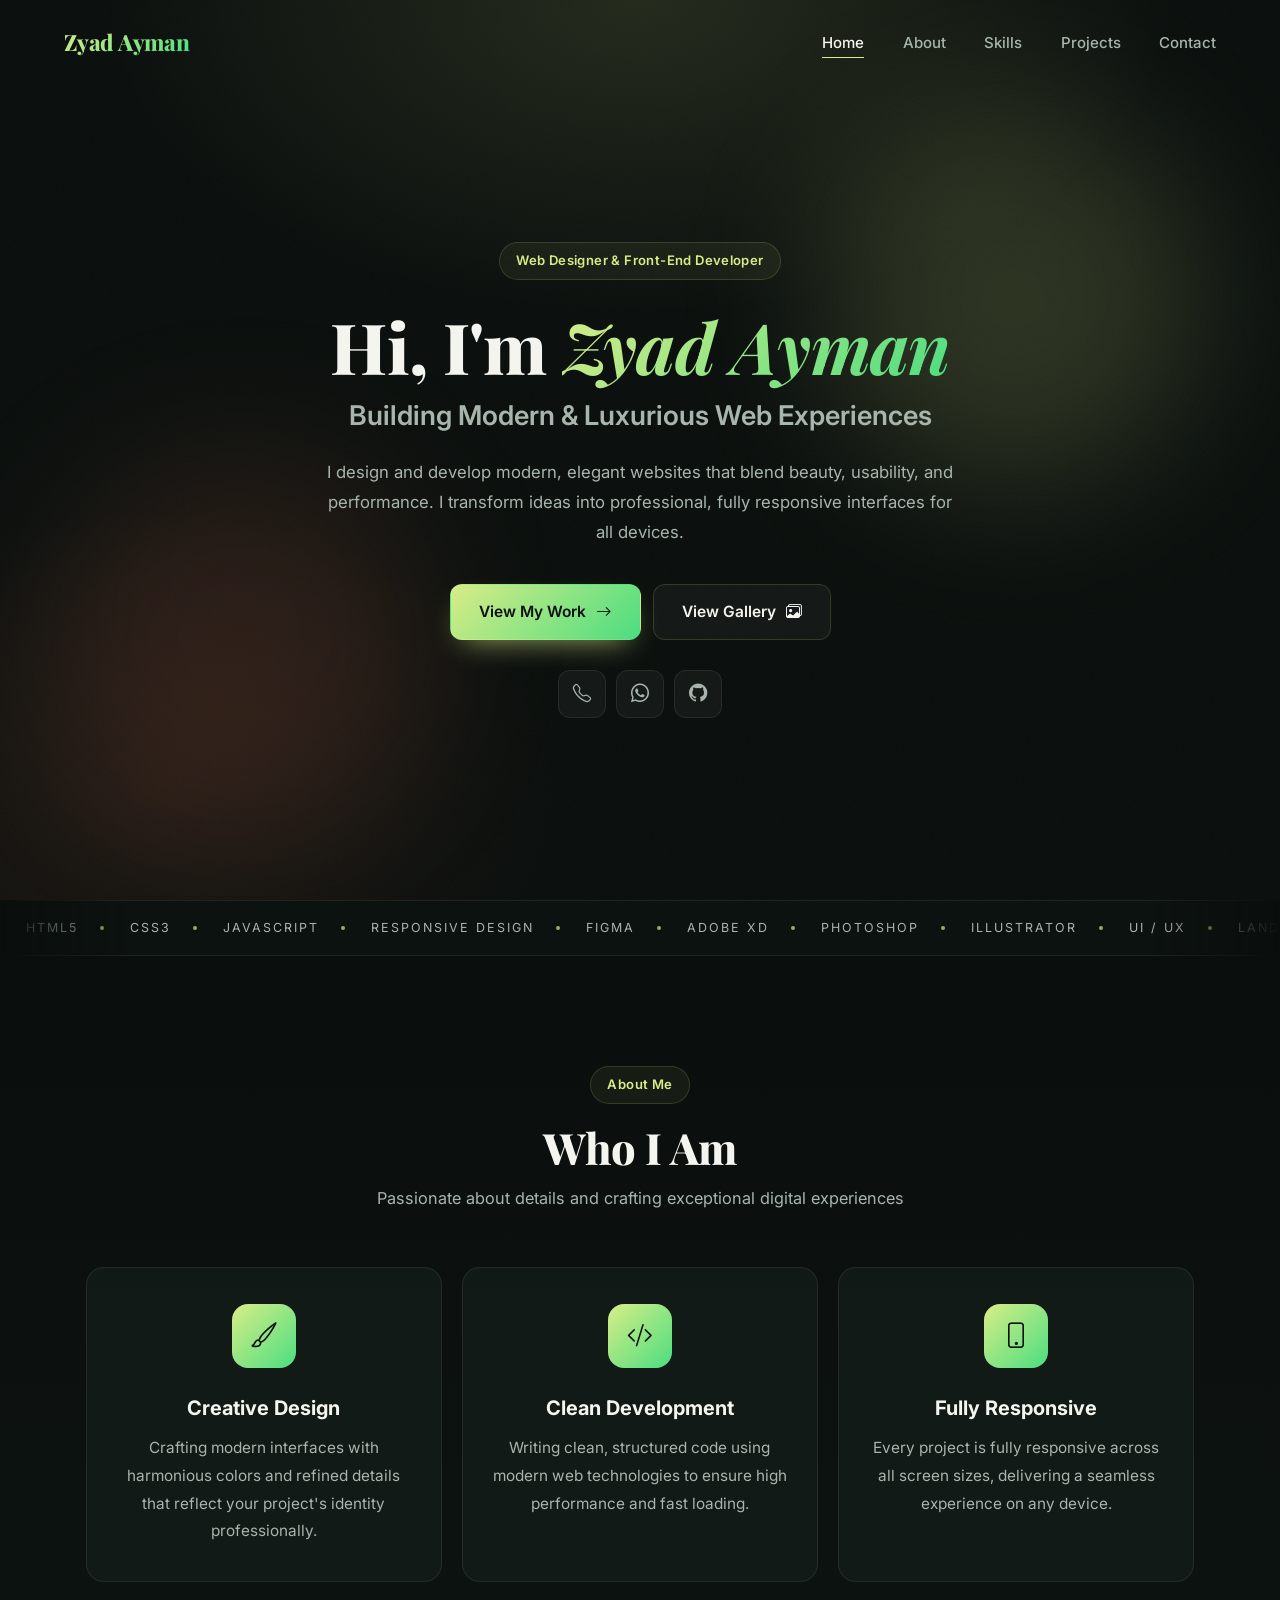
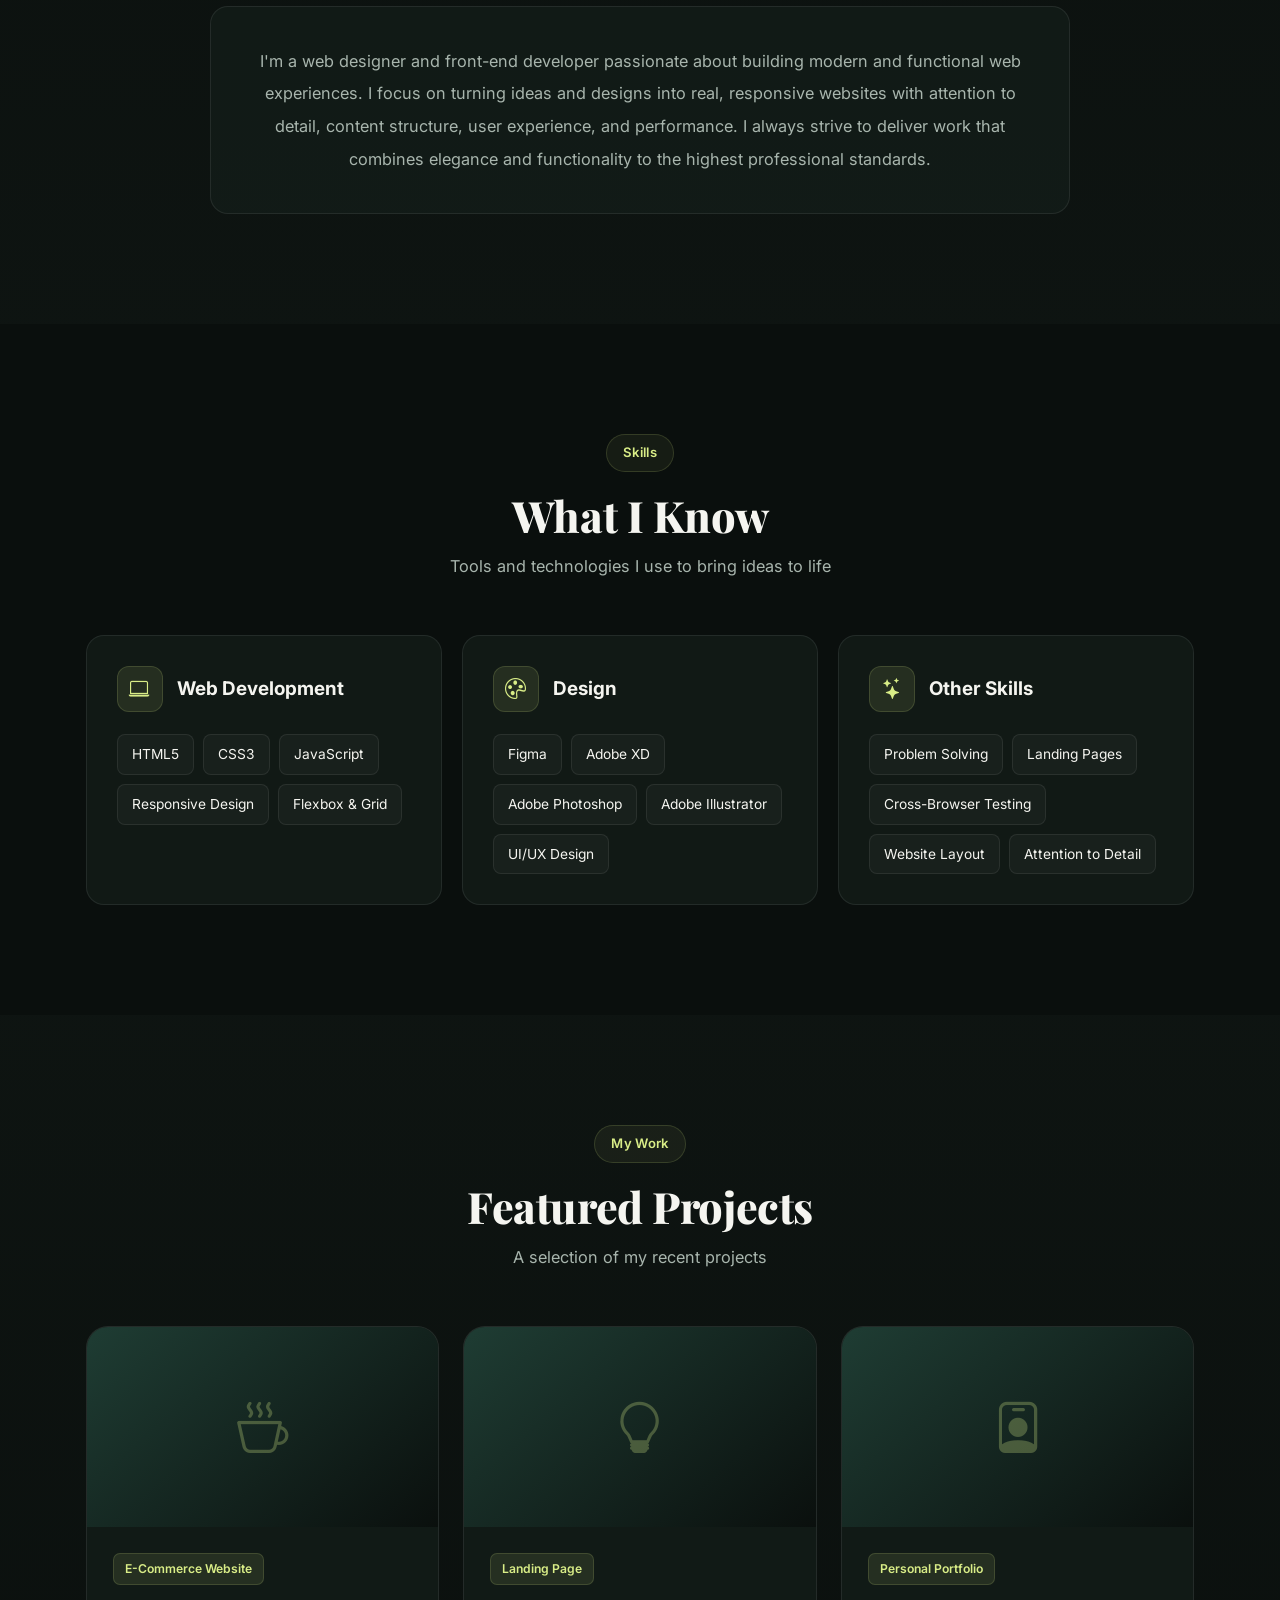
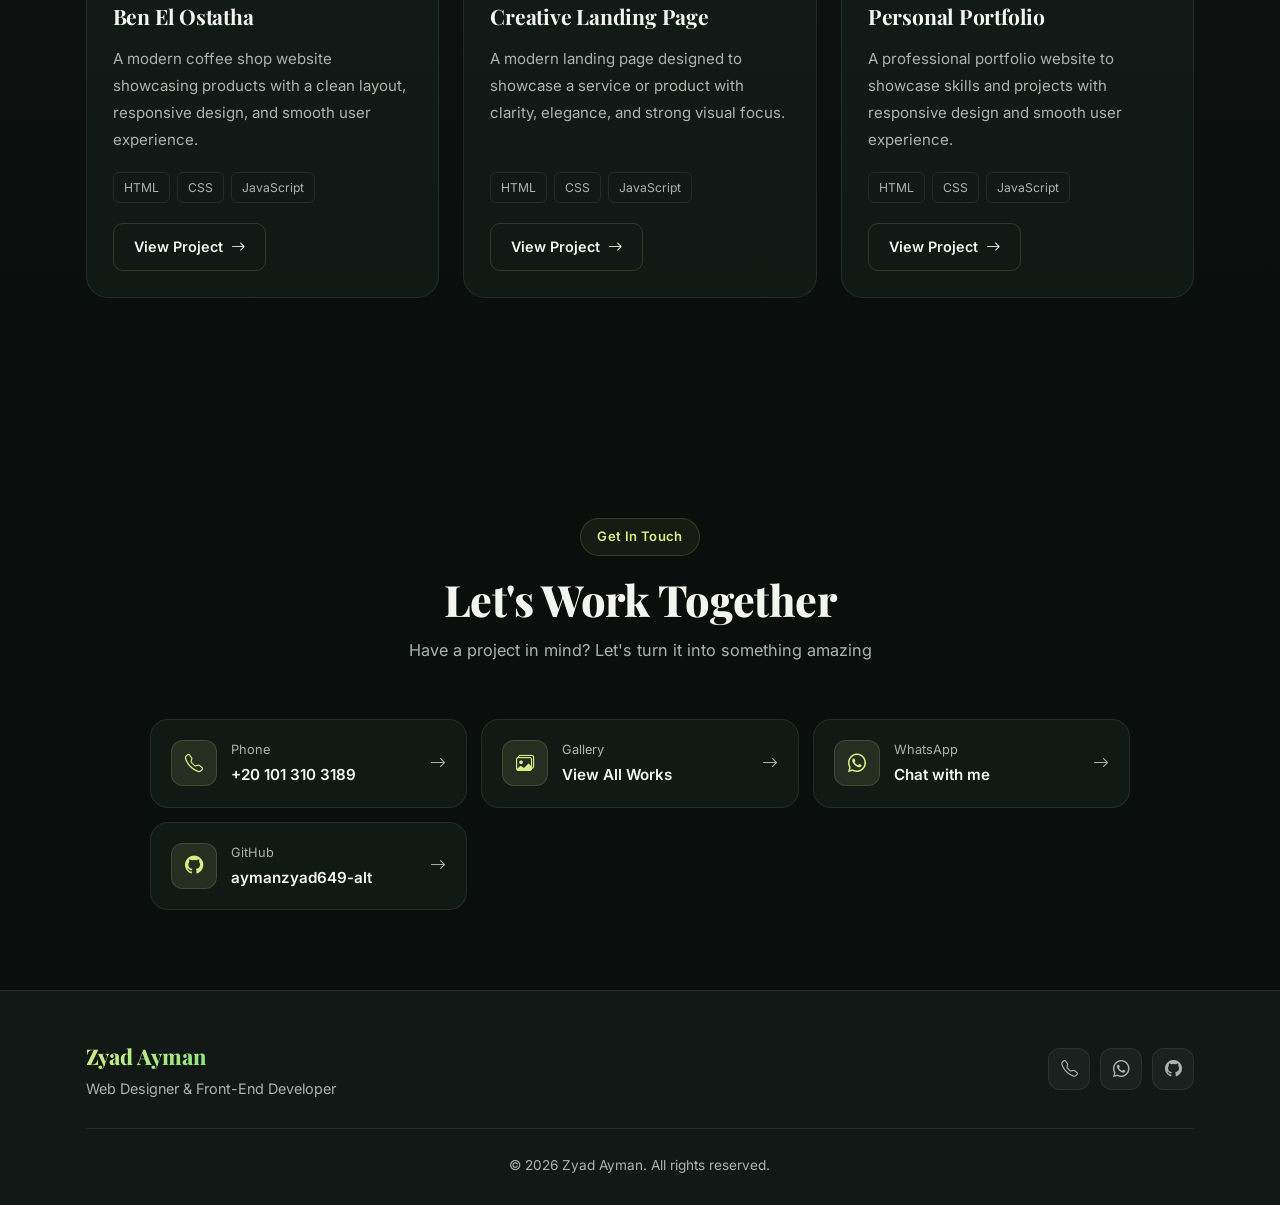
<file: index.html>
<!DOCTYPE html>
<html lang="en">
<head>
    <meta charset="UTF-8">
    <meta name="viewport" content="width=device-width, initial-scale=1.0">
    <title>Zyad Ayman | Web Designer & Front-End Developer</title>
    <meta name="description" content="Zyad Ayman — web designer and front-end developer building modern, responsive and elegant websites. HTML, CSS, JavaScript and UI/UX design.">
    <meta name="theme-color" content="#0a0f0d">
    <link rel="icon" type="image/svg+xml" href="favicon.svg">

    <!-- preview card for WhatsApp / Facebook. og:image and og:url wait for a real domain -->
    <meta property="og:type" content="website">
    <meta property="og:title" content="Zyad Ayman — Web Designer & Front-End Developer">
    <meta property="og:description" content="Modern, responsive websites with attention to detail, content structure and user experience.">
    <meta property="og:site_name" content="Zyad Ayman">
    <meta name="twitter:card" content="summary">

    <link rel="preconnect" href="https://fonts.googleapis.com">
    <link rel="preconnect" href="https://fonts.gstatic.com" crossorigin>
    <link href="https://fonts.googleapis.com/css2?family=Inter:wght@400;500;600;700;800&family=Playfair+Display:ital,wght@0,700;0,800;1,700&display=swap" rel="stylesheet">
    <link rel="stylesheet" href="https://cdn.jsdelivr.net/npm/bootstrap-icons@1.11.3/font/bootstrap-icons.min.css">
    <link rel="stylesheet" href="style.css">

    <script type="application/ld+json">
    {
        "@context": "https://schema.org",
        "@type": "Person",
        "name": "Zyad Ayman",
        "jobTitle": "Web Designer & Front-End Developer",
        "telephone": "+201013103189",
        "sameAs": ["https://github.com/aymanzyad649-alt"]
    }
    </script>
</head>
<body>

<div class="progress" aria-hidden="true"></div>

<!-- nav -->
<nav class="nav">
    <div class="nav-container">
        <a class="nav-logo" href="#home">Zyad Ayman</a>
        <button class="nav-toggle" aria-label="Open menu" aria-expanded="false" aria-controls="nav-menu">
            <span></span><span></span><span></span>
        </button>
        <ul class="nav-links" id="nav-menu">
            <li><a href="#home">Home</a></li>
            <li><a href="#about">About</a></li>
            <li><a href="#skills">Skills</a></li>
            <li><a href="#projects">Projects</a></li>
            <li><a href="#contact">Contact</a></li>
        </ul>
    </div>
</nav>

<header id="home" class="hero">
    <div class="hero-bg"></div>
    <div class="hero-content">
        <span class="hero-badge">Web Designer & Front-End Developer</span>
        <h1 class="hero-title">Hi, I'm <span>Zyad Ayman</span></h1>
        <h2 class="hero-subtitle">Building Modern & Luxurious Web Experiences</h2>
        <p class="hero-intro">
            I design and develop modern, elegant websites that blend beauty, usability, and performance.
            I transform ideas into professional, fully responsive interfaces for all devices.
        </p>
        <div class="hero-actions">
            <a href="#projects" class="btn btn-primary"><span>View My Work</span><i class="bi bi-arrow-right"></i></a>
            <a href="https://photos.app.goo.gl/csqVd4Epz6oXKRecA" target="_blank" rel="noopener" class="btn btn-glass"><span>View Gallery</span><i class="bi bi-images"></i></a>
        </div>
        <div class="hero-social">
            <a href="tel:+201013103189" aria-label="Call Me"><i class="bi bi-telephone"></i></a>
            <a href="https://wa.me/201013103189" target="_blank" rel="noopener" aria-label="WhatsApp"><i class="bi bi-whatsapp"></i></a>
            <a href="https://github.com/aymanzyad649-alt" target="_blank" rel="noopener" aria-label="GitHub"><i class="bi bi-github"></i></a>
        </div>
    </div>
</header>

<!-- the endless tool strip, second copy is what makes the loop seamless -->
<div class="marquee" aria-hidden="true">
    <div class="marquee-track">
        <div class="marquee-group">
            <span>HTML5</span>
            <span>CSS3</span>
            <span>JavaScript</span>
            <span>Responsive Design</span>
            <span>Figma</span>
            <span>Adobe XD</span>
            <span>Photoshop</span>
            <span>Illustrator</span>
            <span>UI / UX</span>
            <span>Landing Pages</span>
        </div>
        <div class="marquee-group">
            <span>HTML5</span>
            <span>CSS3</span>
            <span>JavaScript</span>
            <span>Responsive Design</span>
            <span>Figma</span>
            <span>Adobe XD</span>
            <span>Photoshop</span>
            <span>Illustrator</span>
            <span>UI / UX</span>
            <span>Landing Pages</span>
        </div>
    </div>
</div>

<main>
    <section id="about" class="section about">
        <div class="section-header">
            <span class="section-label">About Me</span>
            <h2 class="section-title">Who I Am</h2>
            <p class="section-subtitle">Passionate about details and crafting exceptional digital experiences</p>
        </div>

        <div class="about-grid">
            <div class="about-card">
                <div class="about-icon"><i class="bi bi-brush"></i></div>
                <h3>Creative Design</h3>
                <p>Crafting modern interfaces with harmonious colors and refined details that reflect your project's identity professionally.</p>
            </div>
            <div class="about-card">
                <div class="about-icon"><i class="bi bi-code-slash"></i></div>
                <h3>Clean Development</h3>
                <p>Writing clean, structured code using modern web technologies to ensure high performance and fast loading.</p>
            </div>
            <div class="about-card">
                <div class="about-icon"><i class="bi bi-phone"></i></div>
                <h3>Fully Responsive</h3>
                <p>Every project is fully responsive across all screen sizes, delivering a seamless experience on any device.</p>
            </div>
        </div>

        <div class="about-text">
            <p>
                I'm a web designer and front-end developer passionate about building modern and functional web experiences.
                I focus on turning ideas and designs into real, responsive websites with attention to detail,
                content structure, user experience, and performance. I always strive to deliver work that combines
                elegance and functionality to the highest professional standards.
            </p>
        </div>
    </section>

    <section id="skills" class="section skills">
        <div class="section-header">
            <span class="section-label">Skills</span>
            <h2 class="section-title">What I Know</h2>
            <p class="section-subtitle">Tools and technologies I use to bring ideas to life</p>
        </div>

        <div class="skills-grid">
            <div class="skill-group">
                <div class="skill-group-header">
                    <i class="bi bi-laptop"></i>
                    <h3>Web Development</h3>
                </div>
                <div class="skill-tags">
                    <span class="skill-tag">HTML5</span>
                    <span class="skill-tag">CSS3</span>
                    <span class="skill-tag">JavaScript</span>
                    <span class="skill-tag">Responsive Design</span>
                    <span class="skill-tag">Flexbox & Grid</span>
                </div>
            </div>
            <div class="skill-group">
                <div class="skill-group-header">
                    <i class="bi bi-palette"></i>
                    <h3>Design</h3>
                </div>
                <div class="skill-tags">
                    <span class="skill-tag">Figma</span>
                    <span class="skill-tag">Adobe XD</span>
                    <span class="skill-tag">Adobe Photoshop</span>
                    <span class="skill-tag">Adobe Illustrator</span>
                    <span class="skill-tag">UI/UX Design</span>
                </div>
            </div>
            <div class="skill-group">
                <div class="skill-group-header">
                    <i class="bi bi-stars"></i>
                    <h3>Other Skills</h3>
                </div>
                <div class="skill-tags">
                    <span class="skill-tag">Problem Solving</span>
                    <span class="skill-tag">Landing Pages</span>
                    <span class="skill-tag">Cross-Browser Testing</span>
                    <span class="skill-tag">Website Layout</span>
                    <span class="skill-tag">Attention to Detail</span>
                </div>
            </div>
        </div>
    </section>

    <section id="projects" class="section projects">
        <div class="section-header">
            <span class="section-label">My Work</span>
            <h2 class="section-title">Featured Projects</h2>
            <p class="section-subtitle">A selection of my recent projects</p>
        </div>

        <div class="projects-grid">
            <article class="project-card">
                <div class="project-image">
                    <div class="project-overlay">
                        <a href="https://aymanzyad649-alt.github.io/Zyadayman/" target="_blank" rel="noopener" class="project-link"><i class="bi bi-box-arrow-up-right"></i></a>
                    </div>
                    <div class="project-placeholder"><i class="bi bi-cup-hot"></i></div>
                </div>
                <div class="project-content">
                    <span class="project-category">E-Commerce Website</span>
                    <h3 class="project-title">Ben El Ostatha</h3>
                    <p class="project-description">A modern coffee shop website showcasing products with a clean layout, responsive design, and smooth user experience.</p>
                    <div class="project-tech">
                        <span>HTML</span><span>CSS</span><span>JavaScript</span>
                    </div>
                    <a href="https://aymanzyad649-alt.github.io/Zyadayman/" target="_blank" rel="noopener" class="project-btn"><span>View Project</span><i class="bi bi-arrow-right"></i></a>
                </div>
            </article>

            <article class="project-card">
                <div class="project-image">
                    <div class="project-overlay">
                        <a href="https://aymanzyad649-alt.github.io/Creative-Landing-Page/" target="_blank" rel="noopener" class="project-link"><i class="bi bi-box-arrow-up-right"></i></a>
                    </div>
                    <div class="project-placeholder"><i class="bi bi-lightbulb"></i></div>
                </div>
                <div class="project-content">
                    <span class="project-category">Landing Page</span>
                    <h3 class="project-title">Creative Landing Page</h3>
                    <p class="project-description">A modern landing page designed to showcase a service or product with clarity, elegance, and strong visual focus.</p>
                    <div class="project-tech">
                        <span>HTML</span><span>CSS</span><span>JavaScript</span>
                    </div>
                    <a href="https://aymanzyad649-alt.github.io/Creative-Landing-Page/" target="_blank" rel="noopener" class="project-btn"><span>View Project</span><i class="bi bi-arrow-right"></i></a>
                </div>
            </article>

            <article class="project-card">
                <div class="project-image">
                    <div class="project-overlay">
                        <a href="https://aymanzyad649-alt.github.io/Personal-Portfolio/" target="_blank" rel="noopener" class="project-link"><i class="bi bi-box-arrow-up-right"></i></a>
                    </div>
                    <div class="project-placeholder"><i class="bi bi-person-badge"></i></div>
                </div>
                <div class="project-content">
                    <span class="project-category">Personal Portfolio</span>
                    <h3 class="project-title">Personal Portfolio</h3>
                    <p class="project-description">A professional portfolio website to showcase skills and projects with responsive design and smooth user experience.</p>
                    <div class="project-tech">
                        <span>HTML</span><span>CSS</span><span>JavaScript</span>
                    </div>
                    <a href="https://aymanzyad649-alt.github.io/Personal-Portfolio/" target="_blank" rel="noopener" class="project-btn"><span>View Project</span><i class="bi bi-arrow-right"></i></a>
                </div>
            </article>
        </div>
    </section>

    <section id="contact" class="section contact-section">
        <div class="contact-container">
            <div class="section-header">
                <span class="section-label">Get In Touch</span>
                <h2 class="section-title">Let's Work Together</h2>
                <p class="section-subtitle">Have a project in mind? Let's turn it into something amazing</p>
            </div>

            <div class="contact-grid">
                <a href="tel:+201013103189" class="contact-card">
                    <div class="contact-icon"><i class="bi bi-telephone"></i></div>
                    <div class="contact-info">
                        <span class="contact-label">Phone</span>
                        <span class="contact-value">+20 101 310 3189</span>
                    </div>
                    <i class="bi bi-arrow-right contact-arrow"></i>
                </a>
                <a href="https://drive.google.com/open?id=1eGvBGZPC6Msey39kqJ86uYsZfhBckTUZ&usp=drive_fs" target="_blank" rel="noopener" class="contact-card">
                    <div class="contact-icon"><i class="bi bi-images"></i></div>
                    <div class="contact-info">
                        <span class="contact-label">Gallery</span>
                        <span class="contact-value">View All Works</span>
                    </div>
                    <i class="bi bi-arrow-right contact-arrow"></i>
                </a>
                <a href="https://wa.me/201013103189" target="_blank" rel="noopener" class="contact-card">
                    <div class="contact-icon"><i class="bi bi-whatsapp"></i></div>
                    <div class="contact-info">
                        <span class="contact-label">WhatsApp</span>
                        <span class="contact-value">Chat with me</span>
                    </div>
                    <i class="bi bi-arrow-right contact-arrow"></i>
                </a>
                <a href="https://github.com/aymanzyad649-alt" target="_blank" rel="noopener" class="contact-card">
                    <div class="contact-icon"><i class="bi bi-github"></i></div>
                    <div class="contact-info">
                        <span class="contact-label">GitHub</span>
                        <span class="contact-value">aymanzyad649-alt</span>
                    </div>
                    <i class="bi bi-arrow-right contact-arrow"></i>
                </a>
            </div>
        </div>
    </section>
</main>

<footer class="footer">
    <div class="footer-container">
        <div class="footer-content">
            <div class="footer-brand">
                <h3>Zyad Ayman</h3>
                <p>Web Designer & Front-End Developer</p>
            </div>
            <div class="footer-social">
                <a href="tel:+201013103189" aria-label="Call"><i class="bi bi-telephone"></i></a>
                <a href="https://wa.me/201013103189" target="_blank" rel="noopener" aria-label="WhatsApp"><i class="bi bi-whatsapp"></i></a>
                <a href="https://github.com/aymanzyad649-alt" target="_blank" rel="noopener" aria-label="GitHub"><i class="bi bi-github"></i></a>
            </div>
        </div>
        <div class="footer-bottom">
            <p>© <span id="year">2026</span> Zyad Ayman. All rights reserved.</p>
        </div>
    </div>
</footer>

<button class="to-top" type="button" aria-label="Back to top">
    <svg viewBox="0 0 46 46" aria-hidden="true"><circle class="to-top-ring" cx="23" cy="23" r="21"></circle></svg>
    <i class="bi bi-arrow-up"></i>
</button>

<script>
    const nav = document.querySelector('.nav');
    const toggle = document.querySelector('.nav-toggle');
    const menu = document.querySelector('.nav-links');
    const links = menu.querySelectorAll('a');
    const calm = matchMedia('(prefers-reduced-motion: reduce)').matches;

    // mobile panel
    const setMenu = open => {
        toggle.classList.toggle('active', open);
        menu.classList.toggle('active', open);
        toggle.setAttribute('aria-expanded', open);
        document.body.classList.toggle('menu-open', open);
    };

    toggle.addEventListener('click', () => setMenu(!menu.classList.contains('active')));
    links.forEach(a => a.addEventListener('click', () => setMenu(false)));

    // Esc closes it, so does a tap outside
    addEventListener('keydown', e => {
        if (e.key !== 'Escape' || !menu.classList.contains('active')) return;
        setMenu(false);
        toggle.focus();
    });

    addEventListener('click', e => {
        if (!menu.classList.contains('active')) return;
        if (menu.contains(e.target) || toggle.contains(e.target)) return;
        setMenu(false);
    });

    // reading bar, ring around the up arrow, active nav item
    const bar = document.querySelector('.progress');
    const toTop = document.querySelector('.to-top');
    const ring = document.querySelector('.to-top-ring');
    const ringLen = 2 * Math.PI * 21;
    const sections = document.querySelectorAll('header[id], main section[id]');

    ring.style.strokeDasharray = ringLen;
    ring.style.strokeDashoffset = ringLen;

    const onScroll = () => {
        const y = scrollY;
        const max = document.documentElement.scrollHeight - innerHeight;
        const pct = max > 0 ? Math.min(y / max, 1) : 0;

        nav.classList.toggle('scrolled', y > 50);
        bar.style.transform = `scaleX(${pct})`;
        ring.style.strokeDashoffset = ringLen * (1 - pct);
        toTop.classList.toggle('show', y > 600);

        let current = sections[0];
        for (const s of sections) if (s.offsetTop <= y + 130) current = s;

        links.forEach(a => {
            const on = a.hash === '#' + current.id;
            a.classList.toggle('active', on);
            on ? a.setAttribute('aria-current', 'true') : a.removeAttribute('aria-current');
        });
    };

    onScroll();
    addEventListener('scroll', onScroll, { passive: true });
    addEventListener('resize', onScroll);

    toTop.addEventListener('click', () => scrollTo({ top: 0, behavior: calm ? 'auto' : 'smooth' }));

    // fade blocks in the first time they show up
    const targets = document.querySelectorAll('.section-header, .about-card, .about-text, .skill-group, .project-card, .contact-card');

    if (!calm && 'IntersectionObserver' in window) {
        targets.forEach(el => el.classList.add('reveal'));

        const io = new IntersectionObserver((entries, obs) => {
            entries.forEach(({ isIntersecting, target }) => {
                if (!isIntersecting) return;

                const sibs = [...target.parentElement.children].filter(c => c.classList.contains('reveal'));
                target.style.transitionDelay = sibs.indexOf(target) * 70 + 'ms';
                target.classList.add('is-visible');
                obs.unobserve(target);

                // clean up afterwards so hover transitions stay snappy
                setTimeout(() => {
                    target.classList.remove('reveal', 'is-visible');
                    target.style.transitionDelay = '';
                }, 1000);
            });
        }, { threshold: .15, rootMargin: '0px 0px -40px 0px' });

        targets.forEach(el => io.observe(el));
    }

    // small light that follows the pointer over a project card
    if (!calm && matchMedia('(hover: hover)').matches) {
        document.querySelectorAll('.project-card').forEach(card => card.addEventListener('pointermove', e => {
            const box = card.getBoundingClientRect();
            card.style.setProperty('--mx', (e.clientX - box.left) + 'px');
            card.style.setProperty('--my', (e.clientY - box.top) + 'px');
        }));
    }

    document.getElementById('year').textContent = new Date().getFullYear();
</script>
</body>
</html>
</file>
<file: style.css>
/*
    Zyad Ayman — portfolio
    Single stylesheet, no build step. Dark surface + lime accent.

    Layout notes:
    - .nav is fixed, so keep scroll-padding-top a bit bigger than its height.
    - The name in the logo/footer uses fancy unicode characters from the HTML;
      gradient text only works because those are real text nodes.
*/

:root {
    --bg: #0a0f0d;
    --bg-alt: #111815;
    --card: rgba(20, 31, 26, .7);

    --ink: #f5f5f0;
    --ink-soft: #a8b5ad;

    --lime: #d9ed87;

    --hairline: rgba(255, 255, 255, .08);
    --lime-line: rgba(217, 237, 135, .15);
    --lime-wash: rgba(217, 237, 135, .1);

    --gradient: linear-gradient(135deg, #d9ed87, #4ade80);
    --ease: cubic-bezier(.2, .7, .3, 1);
}

*,
*::before,
*::after {
    box-sizing: border-box;
}

body,
h1,
h2,
h3,
p,
ul {
    margin: 0;
    padding: 0;
}

html {
    scroll-behavior: smooth;
    scroll-padding-top: 90px;
}

body {
    background: var(--bg);
    color: var(--ink);
    font: 16px/1.8 "Inter", system-ui, -apple-system, sans-serif;
    overflow-x: hidden;
    -webkit-font-smoothing: antialiased;
}

ul {
    list-style: none;
}

a {
    color: inherit;
}

::selection {
    background: var(--lime);
    color: var(--bg);
}

:focus-visible {
    outline: 2px solid var(--lime);
    outline-offset: 4px;
    border-radius: 4px;
}

/* thin scrollbar — mostly for Windows users, macOS/Firefox will ignore it */
::-webkit-scrollbar {
    width: 10px;
}

::-webkit-scrollbar-track {
    background: var(--bg-alt);
}

::-webkit-scrollbar-thumb {
    background: #2a3a33;
    border-radius: 10px;
}

::-webkit-scrollbar-thumb:hover {
    background: #3b5047;
}

/* reading progress, sits above the fixed nav */
.progress {
    position: fixed;
    top: 0;
    left: 0;
    z-index: 110;
    width: 100%;
    height: 2px;
    background: var(--gradient);
    transform: scaleX(0);
    transform-origin: left;
    transition: transform .1s linear;
}

/* =========================================================
   nav
   ========================================================= */

.nav {
    position: fixed;
    top: 0;
    left: 0;
    right: 0;
    z-index: 100;
    padding: 22px 0;
    transition: padding .25s var(--ease), background-color .25s, border-color .25s;
    border-bottom: 1px solid transparent;
}

.nav.scrolled {
    padding: 12px 0;
    background: rgba(10, 15, 13, .85);
    border-bottom-color: var(--hairline);
    backdrop-filter: blur(14px);
    -webkit-backdrop-filter: blur(14px);
}

.nav-container,
.footer-container {
    width: min(1200px, 90%);
    margin: 0 auto;
}

.nav-container {
    display: flex;
    align-items: center;
    justify-content: space-between;
}

.nav-logo {
    font-size: 1.4rem;
    font-weight: 800;
    letter-spacing: -.01em;
    text-decoration: none;
    background: var(--gradient);
    -webkit-background-clip: text;
    background-clip: text;
    -webkit-text-fill-color: transparent;
}

.nav-links {
    display: flex;
    align-items: center;
    gap: 2.4rem;
}

.nav-links a {
    position: relative;
    padding: 6px 0;
    color: var(--ink-soft);
    font-size: .94rem;
    font-weight: 500;
    text-decoration: none;
    transition: color .2s;
}

.nav-links a::after {
    content: "";
    position: absolute;
    left: 0;
    right: 0;
    bottom: 0;
    height: 1px;
    background: var(--lime);
    transform: scaleX(0);
    transform-origin: left;
    transition: transform .25s var(--ease);
}

.nav-links a:hover {
    color: var(--ink);
}

.nav-links a:hover::after {
    transform: scaleX(1);
}

.nav-links a.active {
    color: var(--ink);
}

.nav-links a.active::after {
    transform: scaleX(1);
}

.nav-toggle {
    display: none;
    width: 44px;
    height: 44px;
    padding: 11px;
    flex-direction: column;
    justify-content: space-between;
    background: none;
    border: 1px solid var(--lime-line);
    border-radius: 10px;
    cursor: pointer;
}

.nav-toggle span {
    display: block;
    height: 2px;
    background: var(--ink);
    border-radius: 2px;
    transition: transform .25s var(--ease), opacity .15s;
}

/* =========================================================
   hero
   ========================================================= */

.hero {
    position: relative;
    min-height: 100vh;
    /* svh avoids the jump when mobile browser toolbars collapse */
    min-height: 100svh;
    display: grid;
    place-items: center;
    padding: 150px 24px 90px;
    overflow: hidden;
    text-align: center;
}

.hero-bg {
    position: absolute;
    inset: 0;
    background:
        radial-gradient(60% 50% at 50% 0%, rgba(217, 237, 135, .12), transparent 70%),
        radial-gradient(45% 45% at 12% 88%, rgba(214, 106, 77, .1), transparent 70%);
}

/* two blurred blobs drifting behind the headline */
.hero-bg::before,
.hero-bg::after {
    content: "";
    position: absolute;
    width: 380px;
    height: 380px;
    border-radius: 50%;
    filter: blur(70px);
    animation: drift 12s ease-in-out infinite alternate;
}

.hero-bg::before {
    top: 12%;
    right: 6%;
    background: rgba(217, 237, 135, .16);
}

.hero-bg::after {
    bottom: 8%;
    left: 4%;
    background: rgba(214, 106, 77, .13);
    animation-delay: -6s;
}

@keyframes drift {
    to {
        transform: translate(40px, -50px) scale(1.08);
    }
}

.hero-content {
    position: relative;
    z-index: 1;
    max-width: 880px;
    animation: fade-up .8s var(--ease) both;
}

.hero-badge,
.section-label {
    display: inline-block;
    padding: 6px 16px;
    border: 1px solid var(--lime-line);
    border-radius: 999px;
    background: rgba(217, 237, 135, .06);
    color: var(--lime);
    font-size: .82rem;
    font-weight: 600;
    letter-spacing: .03em;
}

.hero-title {
    margin: 26px 0 10px;
    font-size: clamp(2.4rem, 6vw, 4.4rem);
    font-weight: 800;
    line-height: 1.15;
    letter-spacing: -.03em;
}

.hero-title span,
.footer-brand h3 {
    background: var(--gradient);
    -webkit-background-clip: text;
    background-clip: text;
    -webkit-text-fill-color: transparent;
}

.hero-subtitle {
    color: var(--ink-soft);
    font-size: clamp(1.15rem, 2.6vw, 1.7rem);
    font-weight: 600;
    line-height: 1.4;
}

.hero-intro {
    max-width: 58ch;
    margin: 22px auto 0;
    color: var(--ink-soft);
    font-size: 1.05rem;
}

.hero-actions {
    display: flex;
    flex-wrap: wrap;
    justify-content: center;
    gap: 12px;
    margin: 36px 0 30px;
}

.btn {
    display: inline-flex;
    align-items: center;
    gap: 10px;
    padding: 13px 28px;
    border: 1px solid transparent;
    border-radius: 12px;
    font-size: .97rem;
    font-weight: 600;
    text-decoration: none;
    transition: transform .25s var(--ease), box-shadow .25s, background-color .25s, border-color .25s, color .25s;
}

.btn-primary {
    background: var(--gradient);
    color: #0a0f0d;
    box-shadow: 0 12px 30px -14px rgba(217, 237, 135, .8);
}

.btn-primary:hover {
    transform: translateY(-2px);
    box-shadow: 0 18px 40px -14px rgba(217, 237, 135, .9);
}

.btn-glass {
    background: rgba(255, 255, 255, .04);
    border-color: var(--lime-line);
    color: var(--ink);
}

.btn-glass:hover {
    background: var(--lime-wash);
    border-color: var(--lime);
    transform: translateY(-2px);
}

.hero-social,
.footer-social {
    display: flex;
    justify-content: center;
    gap: 10px;
}

.hero-social a,
.footer-social a {
    display: grid;
    place-items: center;
    border: 1px solid var(--hairline);
    border-radius: 12px;
    background: rgba(255, 255, 255, .04);
    color: var(--ink-soft);
    text-decoration: none;
    transition: transform .2s var(--ease), color .2s, border-color .2s, background-color .2s;
}

.hero-social a {
    width: 48px;
    height: 48px;
    font-size: 1.15rem;
}

.footer-social a {
    width: 42px;
    height: 42px;
    font-size: 1.05rem;
}

.hero-social a:hover,
.footer-social a:hover {
    color: var(--lime);
    border-color: var(--lime);
    background: var(--lime-wash);
    transform: translateY(-3px);
}

/* endless tool strip between the hero and the about section */
.marquee {
    overflow: hidden;
    padding: 16px 0;
    border-block: 1px solid var(--hairline);
    background: rgba(17, 24, 21, .45);
    -webkit-mask-image: linear-gradient(90deg, transparent, #000 10%, #000 90%, transparent);
    mask-image: linear-gradient(90deg, transparent, #000 10%, #000 90%, transparent);
}

.marquee-track {
    display: flex;
    width: max-content;
    animation: marquee 30s linear infinite;
}

.marquee:hover .marquee-track {
    animation-play-state: paused;
}

.marquee-group {
    display: flex;
    flex-shrink: 0;
}

.marquee-group span {
    position: relative;
    padding: 0 26px;
    color: var(--ink-soft);
    font-size: .78rem;
    letter-spacing: .16em;
    text-transform: uppercase;
    white-space: nowrap;
}

.marquee-group span::after {
    content: "";
    position: absolute;
    top: 50%;
    right: 0;
    width: 4px;
    height: 4px;
    border-radius: 50%;
    background: var(--lime);
    opacity: .7;
    transform: translateY(-50%);
}

@keyframes marquee {
    to {
        transform: translateX(-50%);
    }
}

/* =========================================================
   shared section bits
   ========================================================= */

.section {
    padding: 110px 24px;
}

.section-header {
    max-width: 620px;
    margin: 0 auto 54px;
    text-align: center;
}

.section-title {
    margin: 18px 0 10px;
    font-size: clamp(1.9rem, 4vw, 2.7rem);
    font-weight: 800;
    line-height: 1.2;
    letter-spacing: -.025em;
}

.section-subtitle {
    color: var(--ink-soft);
    font-size: 1.02rem;
}

/* every card shares this base, then each one adds its own bits */
.about-card,
.skill-group,
.project-card,
.contact-card {
    background: var(--card);
    border: 1px solid var(--hairline);
    border-radius: 18px;
    transition: transform .3s var(--ease), border-color .25s, box-shadow .3s;
}

.about-card:hover,
.skill-group:hover,
.project-card:hover {
    transform: translateY(-6px);
    border-color: var(--lime-line);
    box-shadow: 0 26px 50px -28px #000;
}

/* soft light that follows the pointer — JS feeds --mx/--my */
.project-card::after {
    content: "";
    position: absolute;
    inset: 0;
    z-index: 2;
    pointer-events: none;
    background: radial-gradient(240px circle at var(--mx, 50%) var(--my, 0%), rgba(217, 237, 135, .1), transparent 70%);
    opacity: 0;
    transition: opacity .3s;
}

.project-card:hover::after {
    opacity: 1;
}

/* =========================================================
   about
   ========================================================= */

.about {
    background: linear-gradient(180deg, transparent, rgba(17, 24, 21, .55));
}

.about-grid {
    display: grid;
    grid-template-columns: repeat(auto-fit, minmax(270px, 1fr));
    gap: 20px;
    width: min(1200px, 90%);
    margin: 0 auto 24px;
}

.about-card {
    padding: 36px 28px;
    text-align: center;
}

.about-icon {
    display: grid;
    place-items: center;
    width: 64px;
    height: 64px;
    margin: 0 auto 22px;
    border-radius: 16px;
    background: var(--gradient);
    color: var(--bg);
    font-size: 1.6rem;
}

.about-card h3 {
    margin-bottom: 8px;
    font-size: 1.25rem;
    font-weight: 700;
}

.about-card p {
    color: var(--ink-soft);
    font-size: .96rem;
}

.about-text {
    width: min(860px, 90%);
    margin: 0 auto;
    padding: 38px 34px;
    border: 1px solid var(--hairline);
    border-radius: 18px;
    background: var(--card);
    color: var(--ink-soft);
    font-size: 1.02rem;
    line-height: 2;
    text-align: center;
}

/* =========================================================
   skills
   ========================================================= */

.skills-grid {
    display: grid;
    grid-template-columns: repeat(auto-fit, minmax(300px, 1fr));
    gap: 20px;
    width: min(1200px, 90%);
    margin: 0 auto;
}

.skill-group {
    padding: 30px;
}

.skill-group-header {
    display: flex;
    align-items: center;
    gap: 14px;
    margin-bottom: 22px;
}

.skill-group-header i {
    display: grid;
    place-items: center;
    width: 46px;
    height: 46px;
    border: 1px solid var(--lime-line);
    border-radius: 12px;
    background: var(--lime-wash);
    color: var(--lime);
    font-size: 1.3rem;
}

.skill-group-header h3 {
    font-size: 1.18rem;
    font-weight: 700;
}

.skill-tags {
    display: flex;
    flex-wrap: wrap;
    gap: 9px;
}

.skill-tag {
    padding: 7px 14px;
    border: 1px solid var(--hairline);
    border-radius: 8px;
    background: rgba(255, 255, 255, .03);
    font-size: .86rem;
    transition: color .2s, border-color .2s, background-color .2s;
}

.skill-tag:hover {
    color: var(--lime);
    border-color: var(--lime-line);
    background: var(--lime-wash);
}

/* =========================================================
   projects
   ========================================================= */

.projects {
    background: linear-gradient(180deg, rgba(17, 24, 21, .55), transparent);
}

.projects-grid {
    display: grid;
    grid-template-columns: repeat(auto-fit, minmax(310px, 1fr));
    gap: 24px;
    width: min(1200px, 90%);
    margin: 0 auto;
}

.project-card {
    display: flex;
    flex-direction: column;
    overflow: hidden;
    border-radius: 22px;
}

/* placeholder artwork until I have decent screenshots */
.project-image {
    position: relative;
    height: 200px;
    background: linear-gradient(140deg, rgba(35, 72, 61, .75), rgba(10, 15, 13, .95));
    overflow: hidden;
}

.project-placeholder {
    position: absolute;
    inset: 0;
    display: grid;
    place-items: center;
    color: rgba(217, 237, 135, .28);
    font-size: 3.2rem;
}

.project-overlay {
    position: absolute;
    inset: 0;
    z-index: 1;
    display: grid;
    place-items: center;
    background: rgba(10, 15, 13, .68);
    opacity: 0;
    transition: opacity .3s var(--ease);
}

.project-card:hover .project-overlay {
    opacity: 1;
}

.project-link {
    display: grid;
    place-items: center;
    width: 54px;
    height: 54px;
    border-radius: 50%;
    background: var(--gradient);
    color: var(--bg);
    font-size: 1.3rem;
    text-decoration: none;
    transform: scale(.85);
    transition: transform .3s var(--ease);
}

.project-card:hover .project-link {
    transform: scale(1);
}

.project-content {
    display: flex;
    flex-direction: column;
    flex: 1;
    padding: 26px;
}

.project-category {
    align-self: flex-start;
    margin-bottom: 12px;
    padding: 4px 11px;
    border: 1px solid var(--lime-line);
    border-radius: 7px;
    background: var(--lime-wash);
    color: var(--lime);
    font-size: .76rem;
    font-weight: 600;
}

.project-title {
    margin-bottom: 10px;
    font-size: 1.32rem;
    font-weight: 700;
}

.project-description {
    flex: 1;
    margin-bottom: 18px;
    color: var(--ink-soft);
    font-size: .94rem;
}

.project-tech {
    display: flex;
    flex-wrap: wrap;
    gap: 7px;
    margin-bottom: 20px;
}

.project-tech span {
    padding: 4px 10px;
    border: 1px solid var(--hairline);
    border-radius: 6px;
    color: var(--ink-soft);
    font-size: .76rem;
}

.project-btn {
    display: inline-flex;
    align-items: center;
    align-self: flex-start;
    gap: 8px;
    padding: 10px 20px;
    border: 1px solid var(--lime-line);
    border-radius: 10px;
    font-size: .9rem;
    font-weight: 600;
    text-decoration: none;
    transition: color .2s, border-color .2s, background-color .2s, transform .2s var(--ease);
}

.project-btn:hover {
    color: var(--lime);
    border-color: var(--lime);
    background: var(--lime-wash);
    transform: translateX(4px);
}

/* =========================================================
   contact
   ========================================================= */

.contact-section {
    padding-bottom: 80px;
}

.contact-container {
    width: min(980px, 90%);
    margin: 0 auto;
}

.contact-grid {
    display: grid;
    grid-template-columns: repeat(auto-fit, minmax(270px, 1fr));
    gap: 14px;
}

.contact-card {
    display: flex;
    align-items: center;
    gap: 14px;
    padding: 18px 20px;
    text-decoration: none;
}

.contact-card:hover {
    transform: translateY(-3px);
    border-color: var(--lime-line);
    box-shadow: 0 20px 40px -26px #000;
}

.contact-icon {
    display: grid;
    place-items: center;
    flex-shrink: 0;
    width: 46px;
    height: 46px;
    border: 1px solid var(--lime-line);
    border-radius: 12px;
    background: var(--lime-wash);
    color: var(--lime);
    font-size: 1.15rem;
}

.contact-info {
    display: flex;
    flex: 1;
    flex-direction: column;
}

.contact-label {
    color: var(--ink-soft);
    font-size: .8rem;
}

.contact-value {
    font-size: .95rem;
    font-weight: 600;
}

.contact-arrow {
    color: var(--ink-soft);
    transition: color .2s, transform .2s var(--ease);
}

.contact-card:hover .contact-arrow {
    color: var(--lime);
    transform: translateX(4px);
}

/* =========================================================
   back to top — the ring doubles as a scroll indicator
   ========================================================= */

.to-top {
    position: fixed;
    right: 22px;
    bottom: 22px;
    z-index: 90;
    display: grid;
    place-items: center;
    width: 46px;
    height: 46px;
    border: 1px solid var(--hairline);
    border-radius: 50%;
    background: rgba(17, 24, 21, .9);
    color: var(--lime);
    font-size: 1rem;
    cursor: pointer;
    opacity: 0;
    visibility: hidden;
    transform: translateY(12px);
    transition: opacity .25s, transform .25s var(--ease), border-color .2s, visibility 0s .25s;
}

.to-top.show {
    opacity: 1;
    visibility: visible;
    transform: none;
    transition: opacity .25s, transform .25s var(--ease), border-color .2s;
}

.to-top:hover {
    border-color: var(--lime);
}

.to-top svg {
    position: absolute;
    inset: 0;
    width: 100%;
    height: 100%;
    transform: rotate(-90deg);
}

.to-top-ring {
    fill: none;
    stroke: var(--lime);
    stroke-width: 1.5;
    stroke-linecap: round;
    opacity: .9;
}

/* =========================================================
   footer
   ========================================================= */

.footer {
    padding: 46px 24px 28px;
    border-top: 1px solid var(--hairline);
    background: var(--bg-alt);
}

.footer-content {
    display: flex;
    flex-wrap: wrap;
    align-items: center;
    justify-content: space-between;
    gap: 24px;
    padding-bottom: 26px;
    border-bottom: 1px solid var(--hairline);
}

.footer-brand h3 {
    font-size: 1.35rem;
    font-weight: 800;
}

.footer-brand p {
    color: var(--ink-soft);
    font-size: .9rem;
}

.footer-social {
    justify-content: flex-start;
}

.footer-bottom {
    padding-top: 24px;
    color: var(--ink-soft);
    font-size: .85rem;
    text-align: center;
}

/* =========================================================
   typography — serif display face for the big lines only
   ========================================================= */

.hero-title,
.section-title,
.project-title,
.footer-brand h3,
.nav-logo {
    font-family: "Playfair Display", Georgia, serif;
    letter-spacing: -.01em;
}

.hero-title span {
    font-style: italic;
    font-weight: 700;
}

/* faint grain so the flat surfaces don't look too digital */
body::before {
    content: "";
    position: fixed;
    inset: 0;
    z-index: 2;
    pointer-events: none;
    opacity: .03;
    background-image: url("data:image/svg+xml,%3Csvg xmlns='http://www.w3.org/2000/svg' width='140' height='140'%3E%3Cfilter id='n'%3E%3CfeTurbulence type='fractalNoise' baseFrequency='.85' numOctaves='3'/%3E%3C/filter%3E%3Crect width='100%25' height='100%25' filter='url(%23n)'/%3E%3C/svg%3E");
}

/* =========================================================
   reveal on scroll — classes are added by JS, so the page
   stays fully readable when JS is off
   ========================================================= */

.reveal {
    opacity: 0;
    transform: translateY(26px);
}

.reveal.is-visible {
    opacity: 1;
    transform: none;
    transition: opacity .7s var(--ease), transform .7s var(--ease);
}

/* =========================================================
   motion
   ========================================================= */

@keyframes fade-up {
    from {
        opacity: 0;
        transform: translateY(26px);
    }
}

/* =========================================================
   responsive
   ========================================================= */

@media (max-width: 960px) {
    .nav {
        padding: 16px 0;
    }

    .nav.scrolled {
        padding: 10px 0;
    }

    .nav-toggle {
        display: flex;
    }

    .nav-toggle.active span:nth-child(1) {
        transform: translateY(10px) rotate(45deg);
    }

    .nav-toggle.active span:nth-child(2) {
        opacity: 0;
    }

    .nav-toggle.active span:nth-child(3) {
        transform: translateY(-10px) rotate(-45deg);
    }

    /* off-canvas panel, slides in from the right */
    .nav-links {
        position: fixed;
        top: 64px;
        right: 0;
        bottom: 0;
        width: 270px;
        padding: 32px 28px;
        flex-direction: column;
        align-items: flex-start;
        gap: 6px;
        background: var(--bg-alt);
        border-left: 1px solid var(--hairline);
        transform: translateX(100%);
        /* hidden panels shouldn't be reachable with Tab */
        visibility: hidden;
        transition: transform .3s var(--ease), visibility 0s .3s;
    }

    .nav-links.active {
        transform: translateX(0);
        visibility: visible;
        transition: transform .3s var(--ease);
    }

    /* stop the page behind the panel from scrolling */
    body.menu-open {
        overflow: hidden;
    }

    .nav-links a {
        display: block;
        padding: 10px 0;
        font-size: 1rem;
    }

    .nav-links a::after {
        display: none;
    }

    .hero {
        padding: 130px 20px 70px;
    }

    .section {
        padding: 80px 20px;
    }

    .section-header {
        margin-bottom: 40px;
    }

    .about-grid,
    .skills-grid,
    .projects-grid,
    .contact-grid {
        width: 100%;
    }

    .footer-content {
        flex-direction: column;
        align-items: flex-start;
        text-align: left;
    }
}

@media (max-width: 560px) {
    .hero-actions {
        flex-direction: column;
        align-items: center;
    }

    .hero-actions .btn {
        justify-content: center;
        width: 100%;
        max-width: 300px;
    }

    .about-card,
    .skill-group,
    .project-content,
    .about-text {
        padding-left: 22px;
        padding-right: 22px;
    }

    .footer {
        text-align: center;
    }

    .footer-content {
        align-items: center;
    }

    .footer-social {
        justify-content: center;
    }
}

@media (prefers-reduced-motion: reduce) {
    *,
    *::before,
    *::after {
        animation-duration: .01ms !important;
        animation-iteration-count: 1 !important;
        transition-duration: .01ms !important;
    }

    html {
        scroll-behavior: auto;
    }
}
</file>
